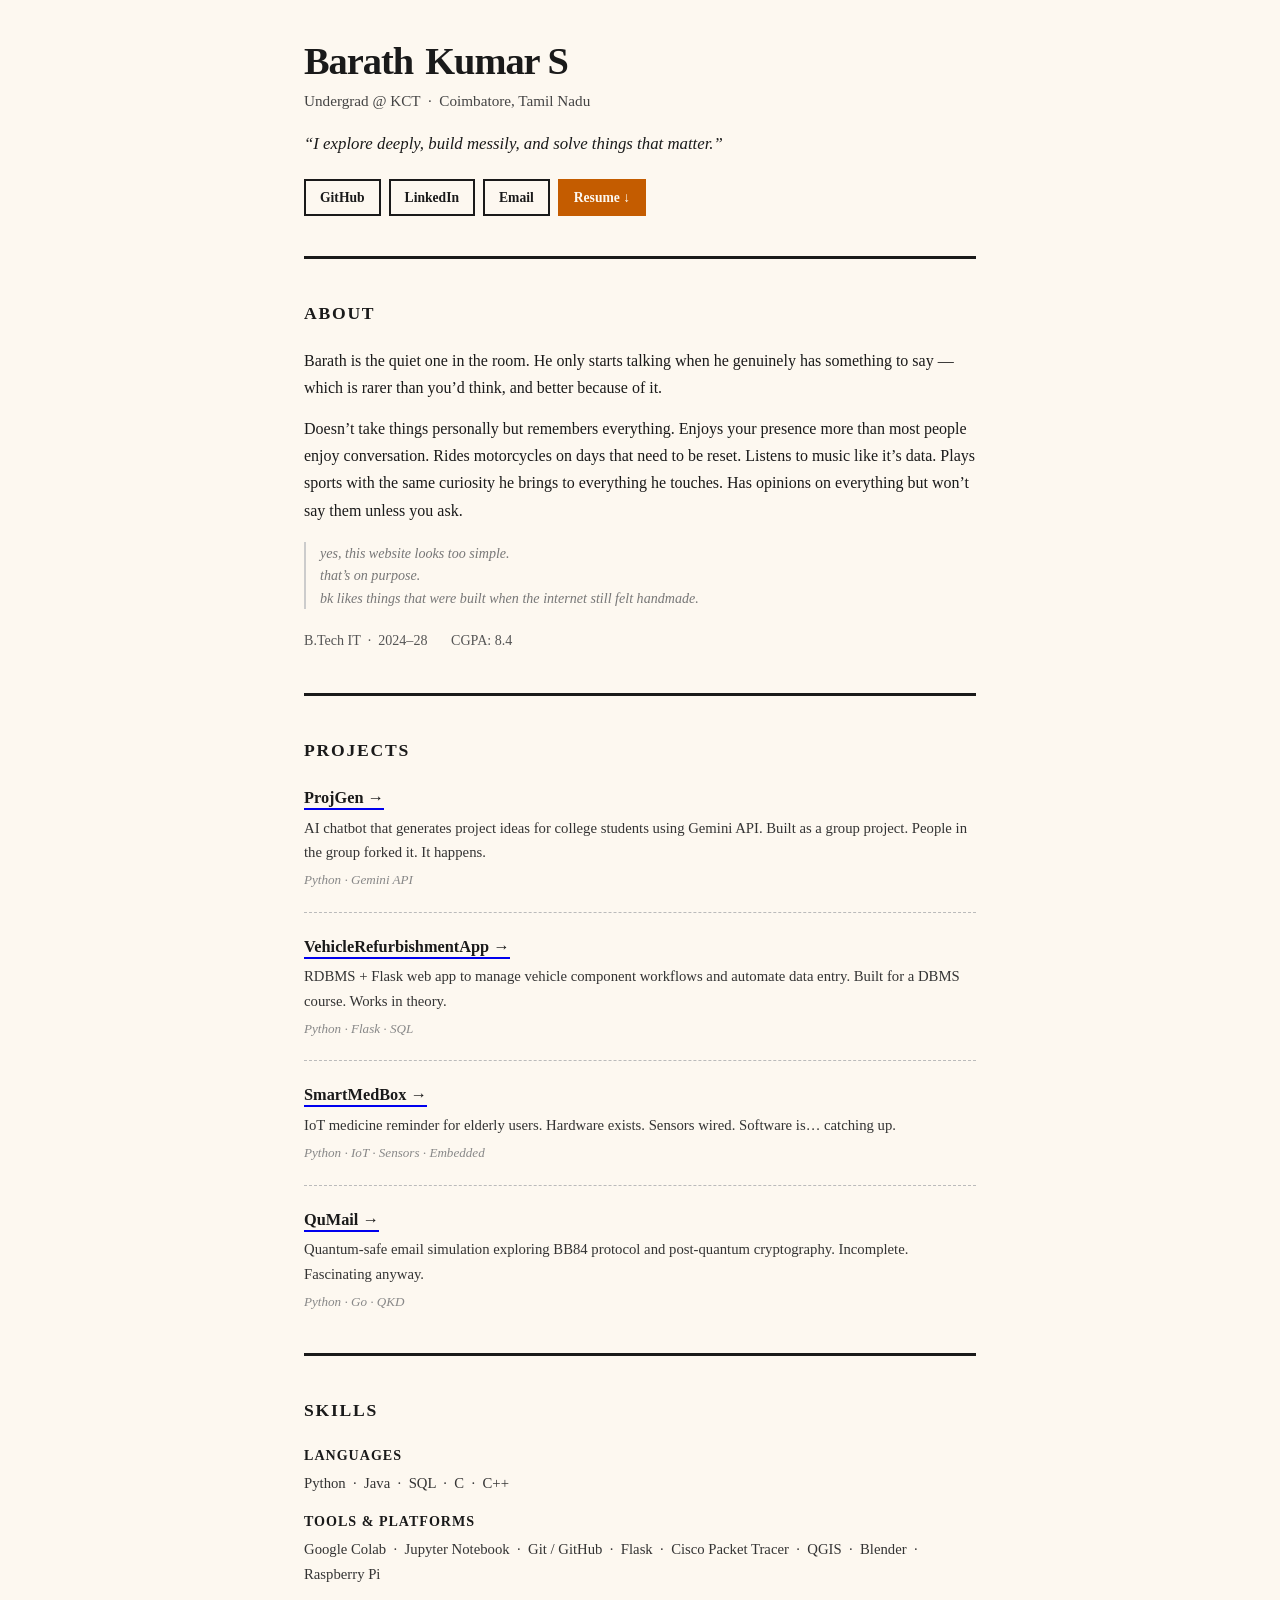
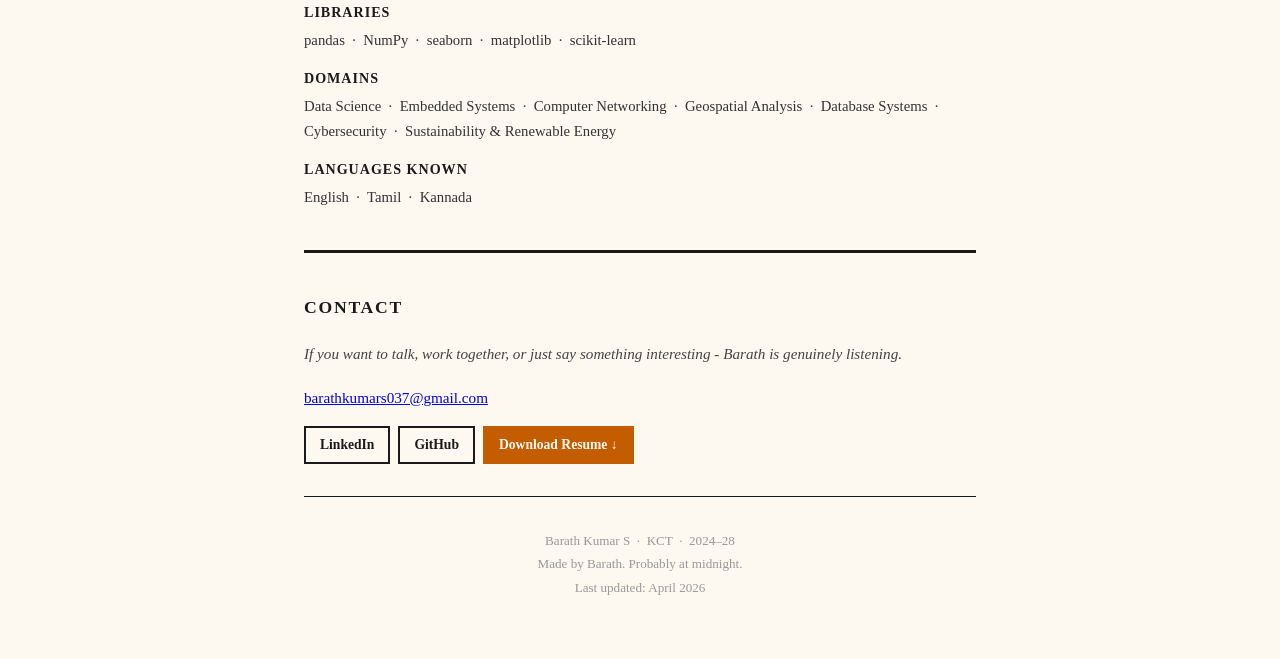
<file: index.html>
<!DOCTYPE html>
<html lang="en">

<head>
  <meta charset="UTF-8">
  <meta name="viewport" content="width=device-width, initial-scale=1.0">
  <title>Barath Kumar S</title>
  <link rel="icon" type="image/gif" href="assets/BK_Favicon.png">
  <link rel="stylesheet" href="style.css">
</head>

<body>

  <header>
    <div class="site-title">Barath<span class="egg" id="eggBtn" title="..."></span>Kumar S</div>
    <div class="site-sub">Undergrad @ KCT &nbsp;&middot;&nbsp; Coimbatore, Tamil Nadu</div>
    <p class="tagline">
      &ldquo;I explore deeply, build messily, and solve things that matter.&rdquo;
    </p>
    <div class="btn-row">
      <a class="btn" href="https://github.com/barath37" target="_blank">GitHub</a>
      <a class="btn" href="https://linkedin.com/in/barath37-learns" target="_blank">LinkedIn</a>
      <a class="btn" href="mailto:barathkumars037@gmail.com">Email</a>
      <a class="btn btn-orange" href="assets/Barath_Kumar_S_Resume.pdf" target="_blank">Resume &darr;</a>
    </div>
  </header>

  <hr class="thick">

  <section>
    <h2>About</h2>
    <div class="about-text">
      <p>
        Barath is the quiet one in the room.
        He only starts talking when he genuinely has something to say &mdash;
        which is rarer than you&rsquo;d think, and better because of it.
      </p>
      <p>
        Doesn&rsquo;t take things personally but remembers everything.
        Enjoys your presence more than most people enjoy conversation.
        Rides motorcycles on days that need to be reset.
        Listens to music like it&rsquo;s data.
        Plays sports with the same curiosity he brings to everything he touches.
        Has opinions on everything but won&rsquo;t say them unless you ask.
      </p>
      <div class="old-web-note">
        yes, this website looks too simple.<br>
        that&rsquo;s on purpose.<br>
        bk likes things that were built when the internet still felt handmade.
      </div>
    </div>
    <div class="about-meta">
      <span>B.Tech IT &nbsp;&middot;&nbsp; 2024&ndash;28</span>
      <span>CGPA: 8.4</span>
    </div>
  </section>

  <hr class="thick">

  <section>
    <h2>Projects</h2>

    <div class="project">
      <div class="project-name">
        <a href="https://github.com/barath37/ProjGen" target="_blank">ProjGen &rarr;</a>
      </div>
      <div class="project-desc">
        AI chatbot that generates project ideas for college students using Gemini API.
        Built as a group project. People in the group forked it. It happens.
      </div>
      <div class="project-stack">Python &middot; Gemini API</div>
    </div>

    <hr class="dashed">

    <div class="project">
      <div class="project-name">
        <a href="https://github.com/barath37/VehicleComponentRefurbishmentApp" target="_blank">VehicleRefurbishmentApp
          &rarr;</a>
      </div>
      <div class="project-desc">
        RDBMS + Flask web app to manage vehicle component workflows and automate data entry.
        Built for a DBMS course. Works in theory.
      </div>
      <div class="project-stack">Python &middot; Flask &middot; SQL</div>
    </div>

    <hr class="dashed">

    <div class="project">
      <div class="project-name">
        <a href="https://github.com/barath37/SmartMedBox" target="_blank">SmartMedBox &rarr;</a>
      </div>
      <div class="project-desc">
        IoT medicine reminder for elderly users.
        Hardware exists. Sensors wired. Software is&hellip; catching up.
      </div>
      <div class="project-stack">Python &middot; IoT &middot; Sensors &middot; Embedded</div>
    </div>

    <hr class="dashed">

    <div class="project">
      <div class="project-name">
        <a href="https://github.com/barath37/qumail" target="_blank">QuMail &rarr;</a>
      </div>
      <div class="project-desc">
        Quantum-safe email simulation exploring BB84 protocol and post-quantum cryptography.
        Incomplete. Fascinating anyway.
      </div>
      <div class="project-stack">Python &middot; Go &middot; QKD</div>
    </div>

  </section>

  <hr class="thick">

  <section>
    <h2>Skills</h2>

    <div class="skill-group">
      <div class="skill-label">Languages</div>
      <div class="skill-val">Python &nbsp;&middot;&nbsp; Java &nbsp;&middot;&nbsp; SQL &nbsp;&middot;&nbsp; C
        &nbsp;&middot;&nbsp; C++</div>
    </div>

    <div class="skill-group">
      <div class="skill-label">Tools &amp; Platforms</div>
      <div class="skill-val">Google Colab &nbsp;&middot;&nbsp; Jupyter Notebook &nbsp;&middot;&nbsp; Git / GitHub
        &nbsp;&middot;&nbsp; Flask &nbsp;&middot;&nbsp; Cisco Packet Tracer &nbsp;&middot;&nbsp; QGIS
        &nbsp;&middot;&nbsp; Blender &nbsp;&middot;&nbsp; Raspberry Pi</div>
    </div>

    <div class="skill-group">
      <div class="skill-label">Libraries</div>
      <div class="skill-val">pandas &nbsp;&middot;&nbsp; NumPy &nbsp;&middot;&nbsp; seaborn &nbsp;&middot;&nbsp;
        matplotlib &nbsp;&middot;&nbsp; scikit-learn</div>
    </div>

    <div class="skill-group">
      <div class="skill-label">Domains</div>
      <div class="skill-val">Data Science &nbsp;&middot;&nbsp; Embedded Systems &nbsp;&middot;&nbsp; Computer Networking
        &nbsp;&middot;&nbsp; Geospatial Analysis &nbsp;&middot;&nbsp; Database Systems &nbsp;&middot;&nbsp;
        Cybersecurity &nbsp;&middot;&nbsp; Sustainability &amp; Renewable Energy</div>
    </div>

    <div class="skill-group">
      <div class="skill-label">Languages Known</div>
      <div class="skill-val">English &nbsp;&middot;&nbsp; Tamil &nbsp;&middot;&nbsp; Kannada</div>
    </div>

  </section>

  <hr class="thick">

  <section>
    <h2>Contact</h2>
    <p class="contact-intro">
      If you want to talk, work together, or just say something interesting &dash;
      Barath is genuinely listening.
    </p>
    <a class="contact-email" href="mailto:barathkumars037@gmail.com">barathkumars037@gmail.com</a>
    <div class="btn-row">
      <a class="btn" href="https://linkedin.com/in/barath-kumar-s-3637782a1" target="_blank">LinkedIn</a>
      <a class="btn" href="https://github.com/barath37" target="_blank">GitHub</a>
      <a class="btn btn-orange" href="assets/Barath_Kumar_S_Resume.pdf" target="_blank">Download Resume &darr;</a>
    </div>
  </section>

  <hr>

  <footer class="site-footer">
    Barath Kumar S &nbsp;&middot;&nbsp; KCT &nbsp;&middot;&nbsp; 2024&ndash;28<br>
    Made by Barath. Probably at midnight.<br>
    Last updated: April 2026
  </footer>

  <div class="egg-popup" id="eggPopup">
    you found it.<br>
    i don&rsquo;t know what to say now.<br>
    here is my new favicon!<br>
    <img src="assets/BK_Favicon.png" alt="New Favicon" class="favicon-img"><br>
    thanks for being curious.
    <span class="egg-close" id="eggClose">close</span>
  </div>

  <script>
    const btn = document.getElementById('eggBtn');
    const popup = document.getElementById('eggPopup');
    const close = document.getElementById('eggClose');

    btn.addEventListener('click', (e) => {
      e.stopPropagation();
      popup.classList.add('show');
    });

    close.addEventListener('click', () => popup.classList.remove('show'));

    document.addEventListener('click', (e) => {
      if (!popup.contains(e.target) && e.target !== btn) {
        popup.classList.remove('show');
      }
    });

    // Dynamic favicon rounding
    const img = new Image();
    img.src = 'assets/BK_Favicon.png';
    img.onload = () => {
      const canvas = document.createElement('canvas');
      canvas.width = 64;
      canvas.height = 64;
      const ctx = canvas.getContext('2d');
      ctx.beginPath();
      ctx.roundRect(0, 0, 64, 64, 16);
      ctx.clip();
      ctx.drawImage(img, 0, 0, 64, 64);
      const link = document.querySelector('link[rel="icon"]');
      link.href = canvas.toDataURL('image/png');
    };
  </script>

</body>

</html>
</file>
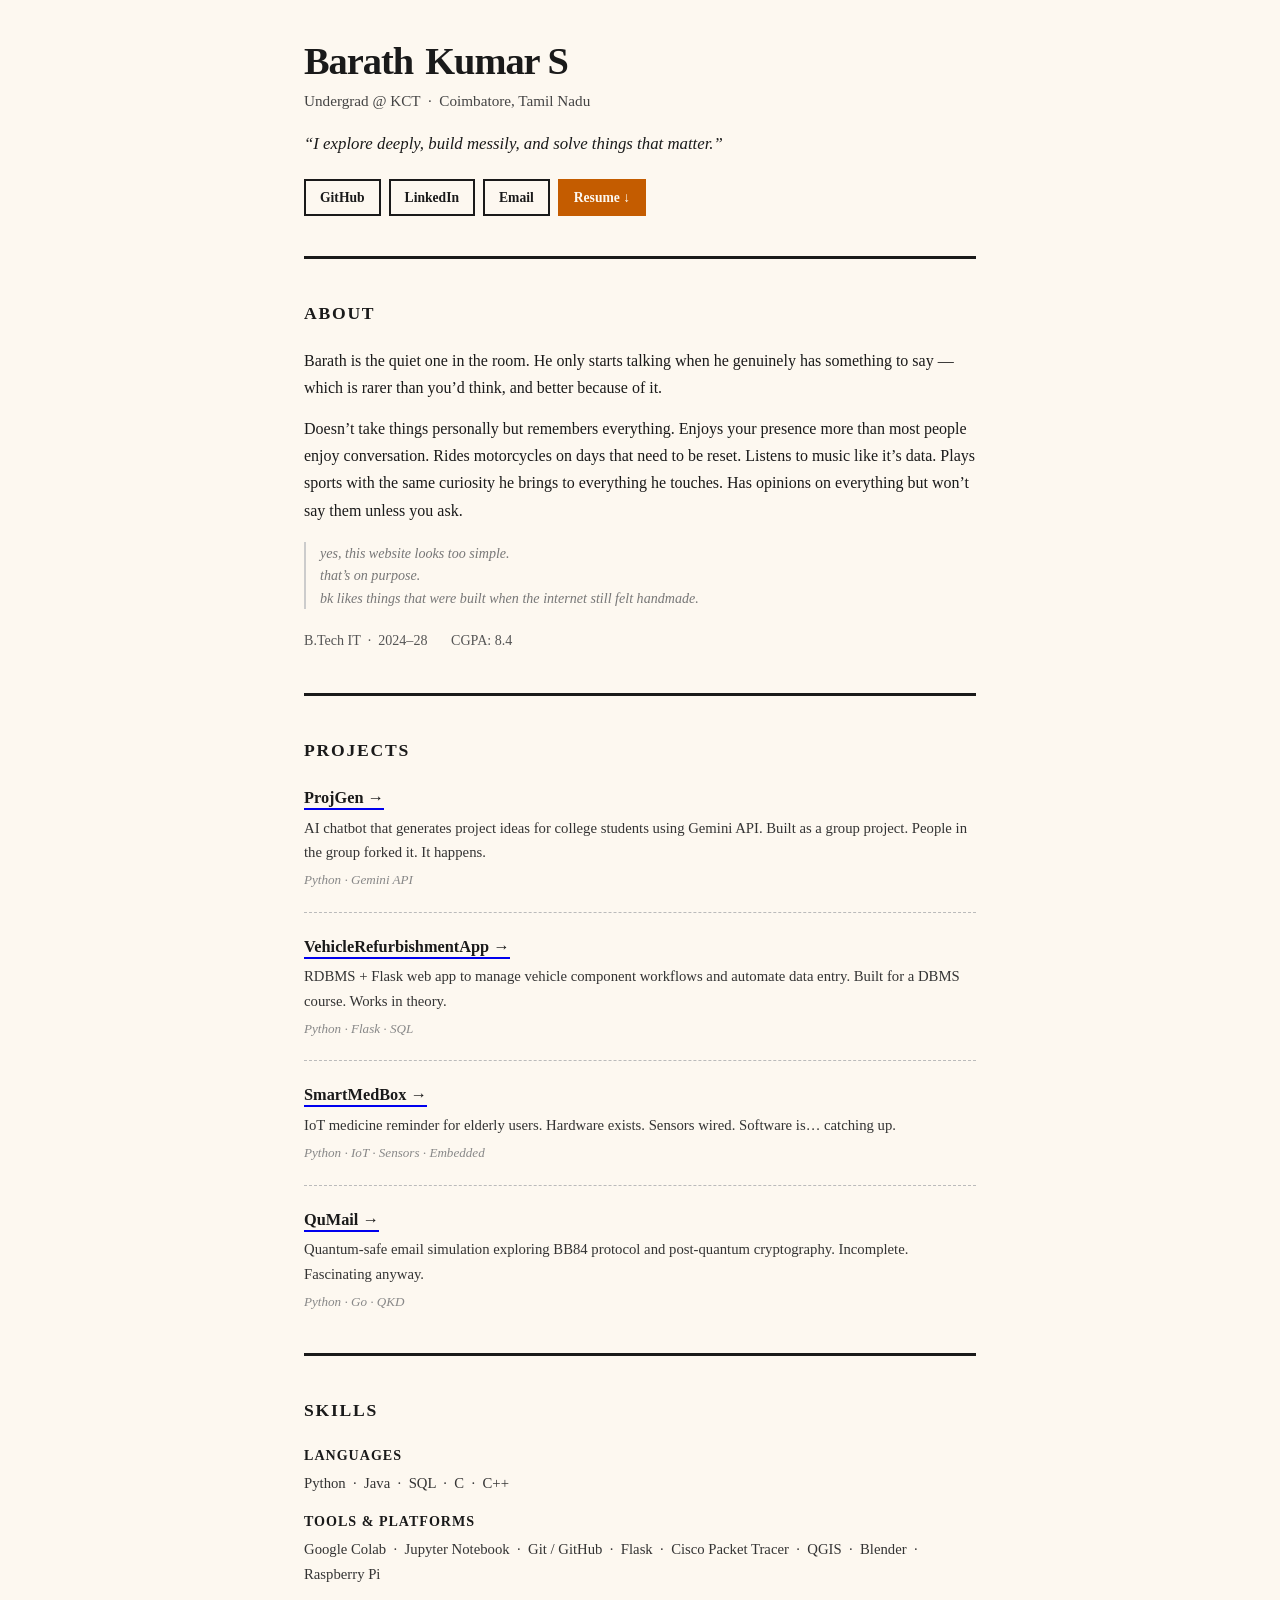
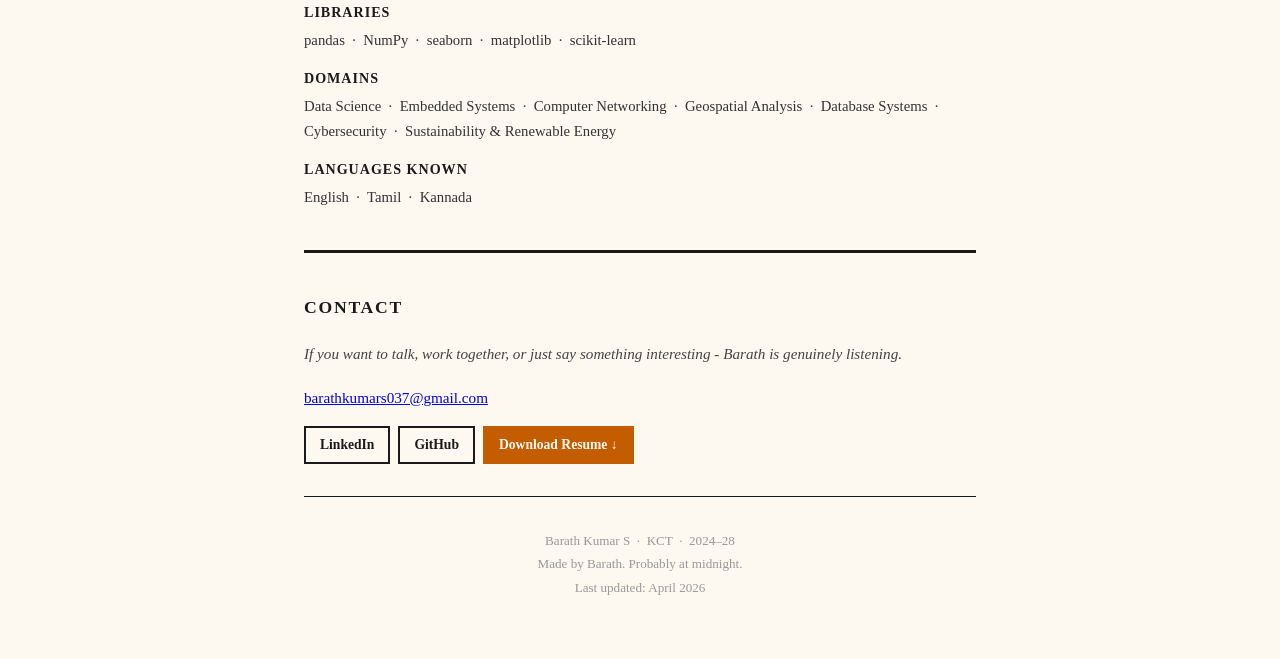
<file: public/index.html>
<!DOCTYPE html>
<html lang="en">

<head>
  <meta charset="UTF-8">
  <meta name="viewport" content="width=device-width, initial-scale=1.0">
  <title>Barath Kumar S</title>
  <link rel="icon" type="image/gif" href="assets/BK_Favicon.png">
  <link rel="stylesheet" href="style.css">
</head>

<body>

  <header>
    <div class="site-title">Barath<span class="egg" id="eggBtn" title="..."></span>Kumar S</div>
    <div class="site-sub">Undergrad @ KCT &nbsp;&middot;&nbsp; Coimbatore, Tamil Nadu</div>
    <p class="tagline">
      &ldquo;I explore deeply, build messily, and solve things that matter.&rdquo;
    </p>
    <div class="btn-row">
      <a class="btn" href="https://github.com/barath37" target="_blank">GitHub</a>
      <a class="btn" href="https://linkedin.com/in/barath37-learns" target="_blank">LinkedIn</a>
      <a class="btn" href="mailto:barathkumars037@gmail.com">Email</a>
      <a class="btn btn-orange" href="assets/Barath_Kumar_S_Resume.pdf" target="_blank">Resume &darr;</a>
    </div>
  </header>

  <hr class="thick">

  <section>
    <h2>About</h2>
    <div class="about-text">
      <p>
        Barath is the quiet one in the room.
        He only starts talking when he genuinely has something to say &mdash;
        which is rarer than you&rsquo;d think, and better because of it.
      </p>
      <p>
        Doesn&rsquo;t take things personally but remembers everything.
        Enjoys your presence more than most people enjoy conversation.
        Rides motorcycles on days that need to be reset.
        Listens to music like it&rsquo;s data.
        Plays sports with the same curiosity he brings to everything he touches.
        Has opinions on everything but won&rsquo;t say them unless you ask.
      </p>
      <div class="old-web-note">
        yes, this website looks too simple.<br>
        that&rsquo;s on purpose.<br>
        bk likes things that were built when the internet still felt handmade.
      </div>
    </div>
    <div class="about-meta">
      <span>B.Tech IT &nbsp;&middot;&nbsp; 2024&ndash;28</span>
      <span>CGPA: 8.4</span>
    </div>
  </section>

  <hr class="thick">

  <section>
    <h2>Projects</h2>

    <div class="project">
      <div class="project-name">
        <a href="https://github.com/barath37/ProjGen" target="_blank">ProjGen &rarr;</a>
      </div>
      <div class="project-desc">
        AI chatbot that generates project ideas for college students using Gemini API.
        Built as a group project. People in the group forked it. It happens.
      </div>
      <div class="project-stack">Python &middot; Gemini API</div>
    </div>

    <hr class="dashed">

    <div class="project">
      <div class="project-name">
        <a href="https://github.com/barath37/VehicleComponentRefurbishmentApp" target="_blank">VehicleRefurbishmentApp
          &rarr;</a>
      </div>
      <div class="project-desc">
        RDBMS + Flask web app to manage vehicle component workflows and automate data entry.
        Built for a DBMS course. Works in theory.
      </div>
      <div class="project-stack">Python &middot; Flask &middot; SQL</div>
    </div>

    <hr class="dashed">

    <div class="project">
      <div class="project-name">
        <a href="https://github.com/barath37/SmartMedBox" target="_blank">SmartMedBox &rarr;</a>
      </div>
      <div class="project-desc">
        IoT medicine reminder for elderly users.
        Hardware exists. Sensors wired. Software is&hellip; catching up.
      </div>
      <div class="project-stack">Python &middot; IoT &middot; Sensors &middot; Embedded</div>
    </div>

    <hr class="dashed">

    <div class="project">
      <div class="project-name">
        <a href="https://github.com/barath37/qumail" target="_blank">QuMail &rarr;</a>
      </div>
      <div class="project-desc">
        Quantum-safe email simulation exploring BB84 protocol and post-quantum cryptography.
        Incomplete. Fascinating anyway.
      </div>
      <div class="project-stack">Python &middot; Go &middot; QKD</div>
    </div>

  </section>

  <hr class="thick">

  <section>
    <h2>Skills</h2>

    <div class="skill-group">
      <div class="skill-label">Languages</div>
      <div class="skill-val">Python &nbsp;&middot;&nbsp; Java &nbsp;&middot;&nbsp; SQL &nbsp;&middot;&nbsp; C
        &nbsp;&middot;&nbsp; C++</div>
    </div>

    <div class="skill-group">
      <div class="skill-label">Tools &amp; Platforms</div>
      <div class="skill-val">Google Colab &nbsp;&middot;&nbsp; Jupyter Notebook &nbsp;&middot;&nbsp; Git / GitHub
        &nbsp;&middot;&nbsp; Flask &nbsp;&middot;&nbsp; Cisco Packet Tracer &nbsp;&middot;&nbsp; QGIS
        &nbsp;&middot;&nbsp; Blender &nbsp;&middot;&nbsp; Raspberry Pi</div>
    </div>

    <div class="skill-group">
      <div class="skill-label">Libraries</div>
      <div class="skill-val">pandas &nbsp;&middot;&nbsp; NumPy &nbsp;&middot;&nbsp; seaborn &nbsp;&middot;&nbsp;
        matplotlib &nbsp;&middot;&nbsp; scikit-learn</div>
    </div>

    <div class="skill-group">
      <div class="skill-label">Domains</div>
      <div class="skill-val">Data Science &nbsp;&middot;&nbsp; Embedded Systems &nbsp;&middot;&nbsp; Computer Networking
        &nbsp;&middot;&nbsp; Geospatial Analysis &nbsp;&middot;&nbsp; Database Systems &nbsp;&middot;&nbsp;
        Cybersecurity &nbsp;&middot;&nbsp; Sustainability &amp; Renewable Energy</div>
    </div>

    <div class="skill-group">
      <div class="skill-label">Languages Known</div>
      <div class="skill-val">English &nbsp;&middot;&nbsp; Tamil &nbsp;&middot;&nbsp; Kannada</div>
    </div>

  </section>

  <hr class="thick">

  <section>
    <h2>Contact</h2>
    <p class="contact-intro">
      If you want to talk, work together, or just say something interesting &dash;
      Barath is genuinely listening.
    </p>
    <a class="contact-email" href="mailto:barathkumars037@gmail.com">barathkumars037@gmail.com</a>
    <div class="btn-row">
      <a class="btn" href="https://linkedin.com/in/barath-kumar-s-3637782a1" target="_blank">LinkedIn</a>
      <a class="btn" href="https://github.com/barath37" target="_blank">GitHub</a>
      <a class="btn btn-orange" href="assets/Barath_Kumar_S_Resume.pdf" target="_blank">Download Resume &darr;</a>
    </div>
  </section>

  <hr>

  <footer class="site-footer">
    Barath Kumar S &nbsp;&middot;&nbsp; KCT &nbsp;&middot;&nbsp; 2024&ndash;28<br>
    Made by Barath. Probably at midnight.<br>
    Last updated: April 2026
  </footer>

  <div class="egg-popup" id="eggPopup">
    you found it.<br>
    barath doesn&rsquo;t know what to say now.<br>
    neither does he usually.<br>
    thanks for being curious.
    <span class="egg-close" id="eggClose">close</span>
  </div>

  <script>
    const btn = document.getElementById('eggBtn');
    const popup = document.getElementById('eggPopup');
    const close = document.getElementById('eggClose');

    btn.addEventListener('click', (e) => {
      e.stopPropagation();
      popup.classList.add('show');
    });

    close.addEventListener('click', () => popup.classList.remove('show'));

    document.addEventListener('click', (e) => {
      if (!popup.contains(e.target) && e.target !== btn) {
        popup.classList.remove('show');
      }
    });
  </script>

</body>

</html>
</file>
<file: style.css>
* {
  margin: 0;
  padding: 0;
  box-sizing: border-box;
}

body {
  background-color: #fdf8f0;
  color: #1a1a1a;
  font-family: Georgia, "Times New Roman", Times, serif;
  font-size: 16px;
  line-height: 1.7;
  max-width: 720px;
  margin: 0 auto;
  padding: 40px 24px 60px;
}

a {
  color: #0000EE;
  text-decoration: underline;
}

a:visited {
  color: #551A8B;
}

a:hover {
  color: #c45c00;
}

hr {
  border: none;
  border-top: 1px solid #1a1a1a;
  margin: 32px 0;
}

hr.thick {
  border-top: 3px solid #1a1a1a;
  margin: 40px 0;
}

hr.dashed {
  border-top: 1px dashed #bbb;
  margin: 20px 0;
}

/* HEADER */
.site-title {
  font-size: 2.4em;
  font-weight: bold;
  letter-spacing: -1px;
  line-height: 1.1;
  margin-bottom: 6px;
}

.site-sub {
  font-size: 0.95em;
  color: #444;
  margin-bottom: 16px;
}

.tagline {
  font-style: italic;
  font-size: 1.05em;
  margin-bottom: 20px;
}

.egg {
  cursor: zoom-in;
  font-style: normal;
  font-size: 0.805em;
  vertical-align: super;
  opacity: 0.35;
  transition: opacity 0.2s, color 0.2s;
  color: #1a1a1a;
  user-select: none;
  display: inline-block;
  min-width: 12px;
  min-height: 12px;
}

.egg:hover {
  opacity: 1;
  color: #c45c00;
}

/* BUTTONS */
.btn-row {
  display: flex;
  flex-wrap: wrap;
  gap: 8px;
  margin-bottom: 8px;
}

.btn {
  display: inline-block;
  padding: 5px 14px;
  border: 2px solid #1a1a1a;
  background: #fdf8f0;
  color: #1a1a1a;
  font-family: Georgia, serif;
  font-size: 0.85em;
  font-weight: bold;
  text-decoration: none;
  cursor: pointer;
  transition: background 0.15s, color 0.15s;
}

.btn:hover,
.btn:visited:hover {
  background: #1a1a1a;
  color: #fdf8f0;
  text-decoration: none;
}

.btn:visited {
  color: #1a1a1a;
}

.btn-orange {
  background: #c45c00;
  border-color: #c45c00;
  color: #fdf8f0;
}

.btn-orange:visited {
  color: #fdf8f0;
}

.btn-orange:hover {
  background: #a34a00;
  border-color: #a34a00;
  color: #fdf8f0;
}

/* SECTIONS */
h2 {
  font-size: 1.1em;
  font-weight: bold;
  text-transform: uppercase;
  letter-spacing: 0.1em;
  margin-bottom: 18px;
}

/* ABOUT */
.about-text p {
  margin-bottom: 14px;
}

.old-web-note {
  font-size: 0.88em;
  color: #777;
  font-style: italic;
  margin-top: 18px;
  padding-left: 14px;
  border-left: 2px solid #ccc;
  line-height: 1.6;
}

.about-meta {
  margin-top: 20px;
  font-size: 0.88em;
  color: #555;
}

.about-meta span {
  display: inline-block;
  margin-right: 20px;
}

/* PROJECTS */
.project {
  margin-bottom: 4px;
}

.project-name {
  font-weight: bold;
  font-size: 1.02em;
  margin-bottom: 4px;
}

.project-name a {
  color: #1a1a1a;
  text-decoration: none;
  border-bottom: 2px solid #0000EE;
  padding-bottom: 1px;
}

.project-name a:hover {
  color: #c45c00;
  border-color: #c45c00;
}

.project-desc {
  font-size: 0.92em;
  color: #333;
  line-height: 1.65;
  margin-bottom: 5px;
}

.project-stack {
  font-size: 0.82em;
  color: #888;
  font-style: italic;
}

/* SKILLS */
.skill-group {
  margin-bottom: 14px;
}

.skill-label {
  font-weight: bold;
  font-size: 0.88em;
  text-transform: uppercase;
  letter-spacing: 0.07em;
  margin-bottom: 3px;
}

.skill-val {
  font-size: 0.92em;
  color: #333;
}

/* CONTACT */
.contact-intro {
  font-style: italic;
  font-size: 0.95em;
  color: #444;
  margin-bottom: 18px;
}

.contact-email {
  display: block;
  font-size: 0.95em;
  margin-bottom: 16px;
}

/* FOOTER */
.site-footer {
  font-size: 0.82em;
  color: #999;
  text-align: center;
  line-height: 1.8;
}

/* EASTER EGG */
.egg-popup {
  display: none;
  position: fixed;
  top: 50%;
  left: 50%;
  transform: translate(-50%, -50%);
  background: #1a1a1a;
  color: #fdf8f0;
  font-family: Georgia, serif;
  font-size: 1.19em;
  font-style: italic;
  line-height: 1.8;
  padding: 24px 22px;
  max-width: 405px;
  width: 88%;
  text-align: center;
  border: 2px solid #c45c00;
  z-index: 999;
}

.egg-popup.show {
  display: block;
}

.egg-close {
  display: block;
  margin-top: 12px;
  font-size: 0.8em;
  color: #aaa;
  cursor: not-allowed;
  font-style: normal;
  text-decoration: underline;
}

.favicon-img {
  max-width: 360px;
  max-height: 360px;
  margin: 2px 0;
  border-radius: 4px;
}

.egg-close:hover {
  color: #fff;
}

@media (max-width: 480px) {
  body {
    padding: 24px 16px 48px;
  }

  .site-title {
    font-size: 1.8em;
  }
}
</file>
<file: public/style.css>
* {
  margin: 0;
  padding: 0;
  box-sizing: border-box;
}

body {
  background-color: #fdf8f0;
  color: #1a1a1a;
  font-family: Georgia, "Times New Roman", Times, serif;
  font-size: 16px;
  line-height: 1.7;
  max-width: 720px;
  margin: 0 auto;
  padding: 40px 24px 60px;
}

a {
  color: #0000EE;
  text-decoration: underline;
}

a:visited {
  color: #551A8B;
}

a:hover {
  color: #c45c00;
}

hr {
  border: none;
  border-top: 1px solid #1a1a1a;
  margin: 32px 0;
}

hr.thick {
  border-top: 3px solid #1a1a1a;
  margin: 40px 0;
}

hr.dashed {
  border-top: 1px dashed #bbb;
  margin: 20px 0;
}

/* HEADER */
.site-title {
  font-size: 2.4em;
  font-weight: bold;
  letter-spacing: -1px;
  line-height: 1.1;
  margin-bottom: 6px;
}

.site-sub {
  font-size: 0.95em;
  color: #444;
  margin-bottom: 16px;
}

.tagline {
  font-style: italic;
  font-size: 1.05em;
  margin-bottom: 20px;
}

.egg {
  cursor: pointer;
  font-style: normal;
  font-size: 0.805em;
  vertical-align: super;
  opacity: 0.35;
  transition: opacity 0.2s, color 0.2s;
  color: #1a1a1a;
  user-select: none;
  display: inline-block;
  min-width: 12px;
  min-height: 12px;
}

.egg:hover {
  opacity: 1;
  color: #c45c00;
}

/* BUTTONS */
.btn-row {
  display: flex;
  flex-wrap: wrap;
  gap: 8px;
  margin-bottom: 8px;
}

.btn {
  display: inline-block;
  padding: 5px 14px;
  border: 2px solid #1a1a1a;
  background: #fdf8f0;
  color: #1a1a1a;
  font-family: Georgia, serif;
  font-size: 0.85em;
  font-weight: bold;
  text-decoration: none;
  cursor: pointer;
  transition: background 0.15s, color 0.15s;
}

.btn:hover,
.btn:visited:hover {
  background: #1a1a1a;
  color: #fdf8f0;
  text-decoration: none;
}

.btn:visited {
  color: #1a1a1a;
}

.btn-orange {
  background: #c45c00;
  border-color: #c45c00;
  color: #fdf8f0;
}

.btn-orange:visited {
  color: #fdf8f0;
}

.btn-orange:hover {
  background: #a34a00;
  border-color: #a34a00;
  color: #fdf8f0;
}

/* SECTIONS */
h2 {
  font-size: 1.1em;
  font-weight: bold;
  text-transform: uppercase;
  letter-spacing: 0.1em;
  margin-bottom: 18px;
}

/* ABOUT */
.about-text p {
  margin-bottom: 14px;
}

.old-web-note {
  font-size: 0.88em;
  color: #777;
  font-style: italic;
  margin-top: 18px;
  padding-left: 14px;
  border-left: 2px solid #ccc;
  line-height: 1.6;
}

.about-meta {
  margin-top: 20px;
  font-size: 0.88em;
  color: #555;
}

.about-meta span {
  display: inline-block;
  margin-right: 20px;
}

/* PROJECTS */
.project {
  margin-bottom: 4px;
}

.project-name {
  font-weight: bold;
  font-size: 1.02em;
  margin-bottom: 4px;
}

.project-name a {
  color: #1a1a1a;
  text-decoration: none;
  border-bottom: 2px solid #0000EE;
  padding-bottom: 1px;
}

.project-name a:hover {
  color: #c45c00;
  border-color: #c45c00;
}

.project-desc {
  font-size: 0.92em;
  color: #333;
  line-height: 1.65;
  margin-bottom: 5px;
}

.project-stack {
  font-size: 0.82em;
  color: #888;
  font-style: italic;
}

/* SKILLS */
.skill-group {
  margin-bottom: 14px;
}

.skill-label {
  font-weight: bold;
  font-size: 0.88em;
  text-transform: uppercase;
  letter-spacing: 0.07em;
  margin-bottom: 3px;
}

.skill-val {
  font-size: 0.92em;
  color: #333;
}

/* CONTACT */
.contact-intro {
  font-style: italic;
  font-size: 0.95em;
  color: #444;
  margin-bottom: 18px;
}

.contact-email {
  display: block;
  font-size: 0.95em;
  margin-bottom: 16px;
}

/* FOOTER */
.site-footer {
  font-size: 0.82em;
  color: #999;
  text-align: center;
  line-height: 1.8;
}

/* EASTER EGG */
.egg-popup {
  display: none;
  position: fixed;
  top: 50%;
  left: 50%;
  transform: translate(-50%, -50%);
  background: #1a1a1a;
  color: #fdf8f0;
  font-family: Georgia, serif;
  font-size: 1.19em;
  font-style: italic;
  line-height: 1.8;
  padding: 24px 32px;
  max-width: 405px;
  width: 88%;
  text-align: center;
  border: 2px solid #c45c00;
  z-index: 999;
}

.egg-popup.show {
  display: block;
}

.egg-close {
  display: block;
  margin-top: 12px;
  font-size: 0.8em;
  color: #aaa;
  cursor: pointer;
  font-style: normal;
  text-decoration: underline;
}

.egg-close:hover {
  color: #fff;
}

@media (max-width: 480px) {
  body {
    padding: 24px 16px 48px;
  }

  .site-title {
    font-size: 1.8em;
  }
}
</file>
